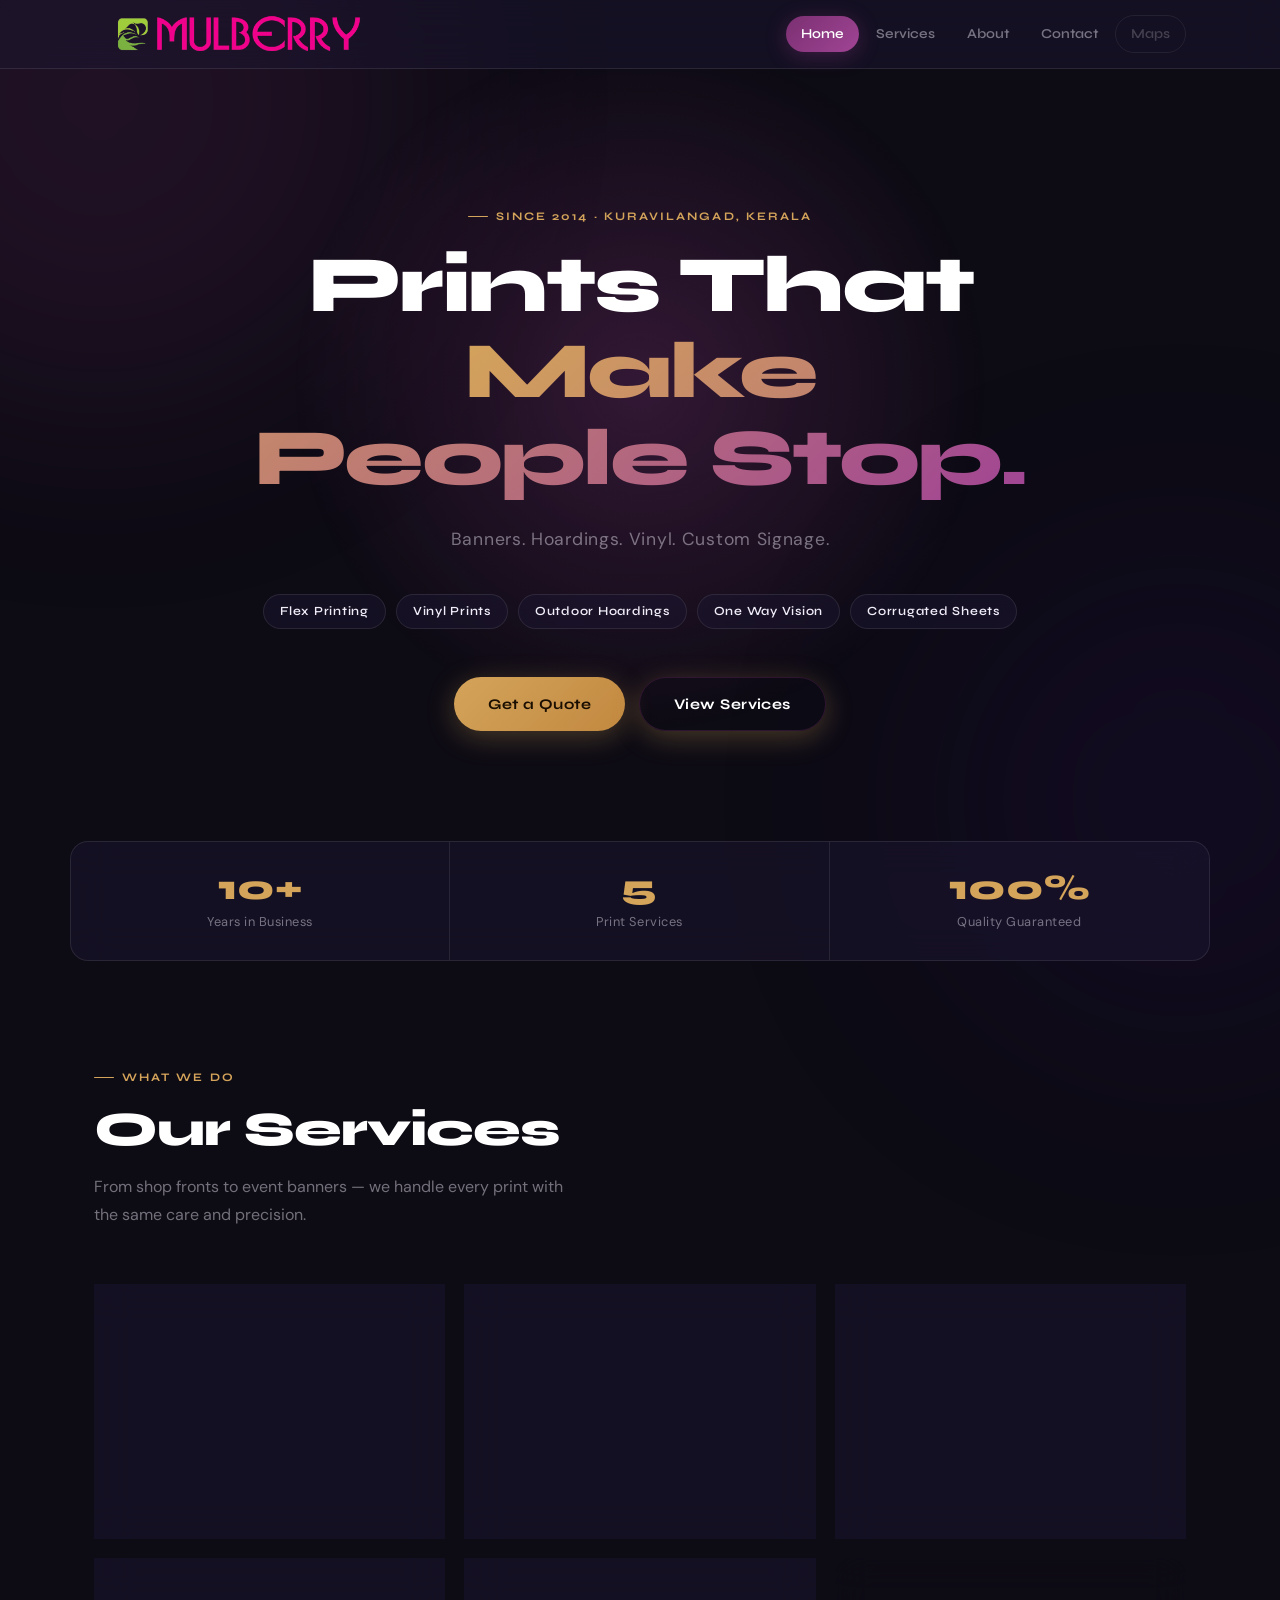
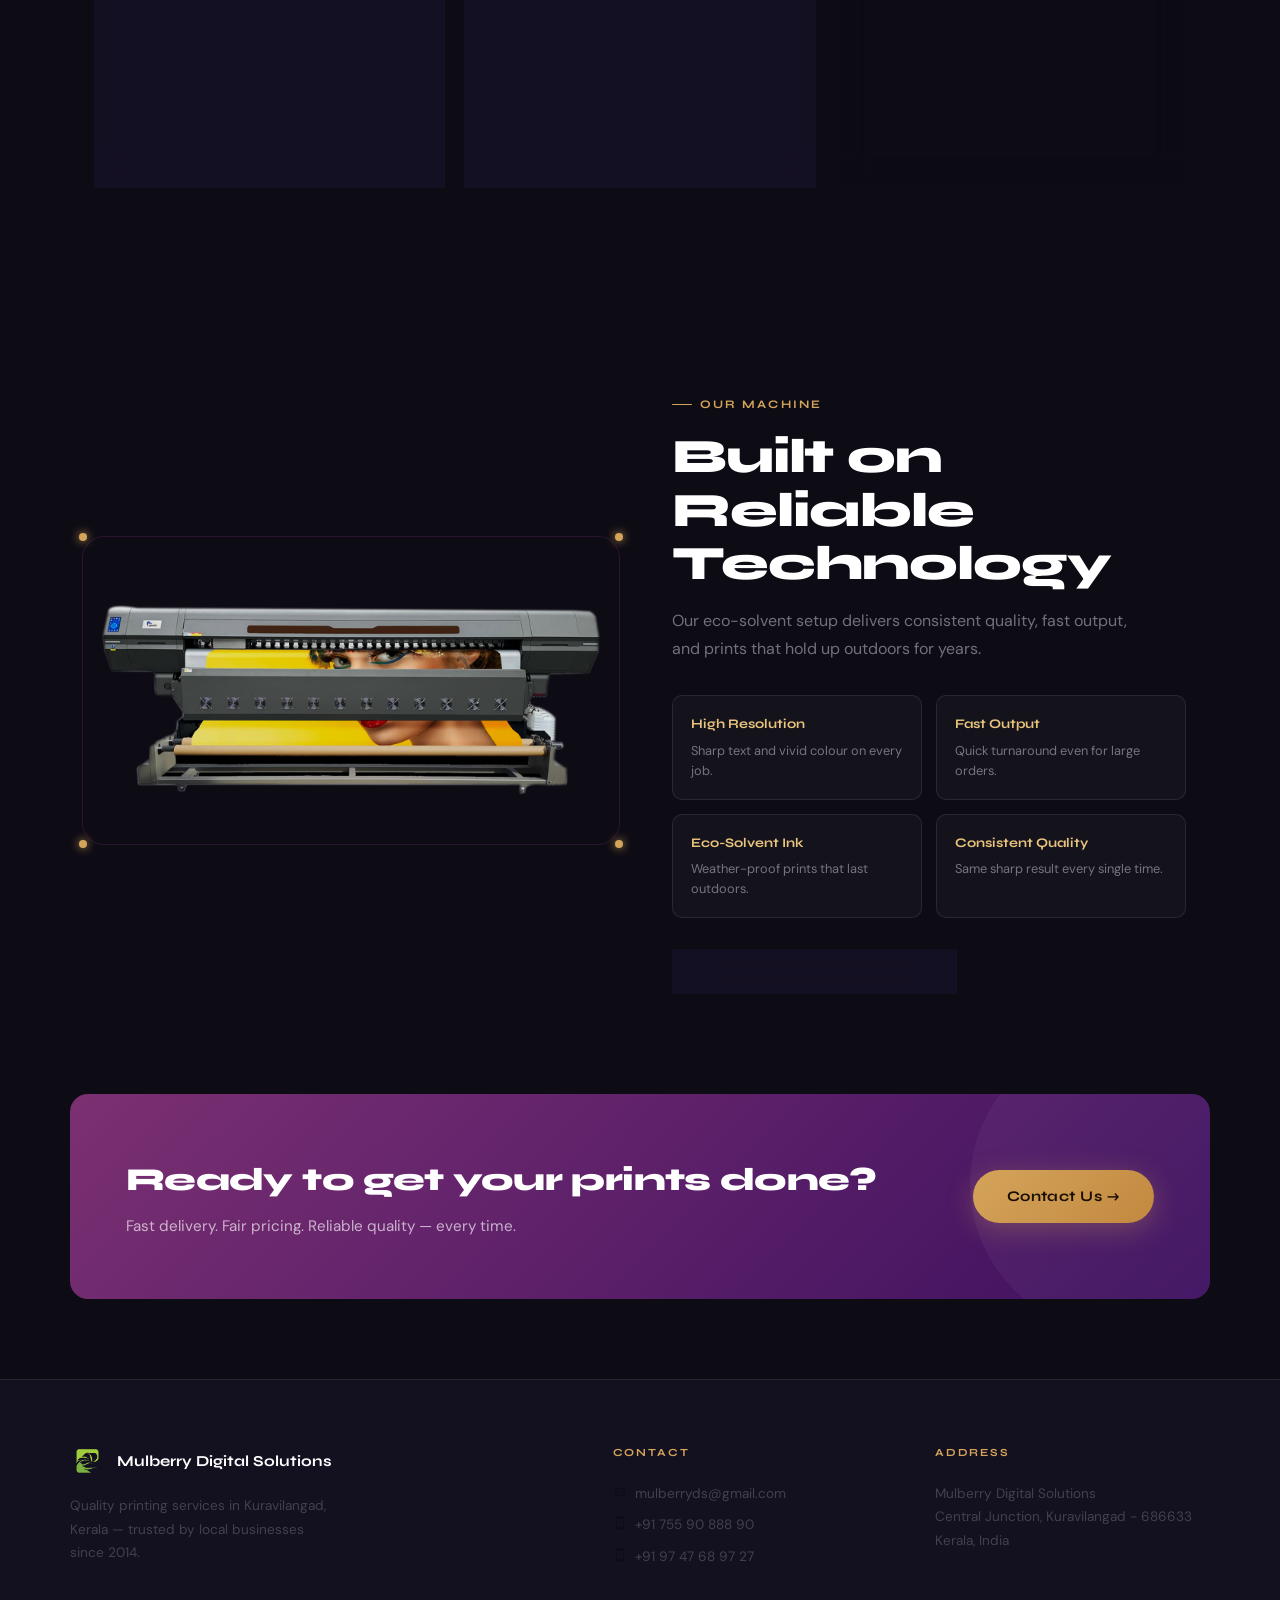
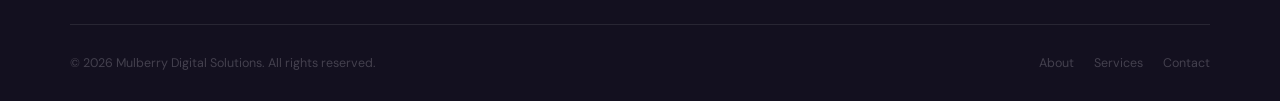
<file: index.html>
<!DOCTYPE html>
<html lang="en">
<head>
  <meta charset="UTF-8">
  <meta name="viewport" content="width=device-width, initial-scale=1.0">
  <title>Mulberry Digital Solutions | Flex & Sign Printing</title>
  <link rel="icon" href="tablogo.png" type="image/png">
  <meta name="description" content="Mulberry Digital Solutions — quality flex printing, vinyl prints and custom sign boards in Kuravilangad, Kerala since 2014.">
  <link rel="stylesheet" href="style.css">
</head>
<body>

  <!-- NAV -->
  <header>
  <div class="nav-inner">

    <div class="main-logo">
      <a href="index.html">
        <img src="logo.png" alt="Mulberry Digital Solutions">
      </a>
    </div>

    <!-- Mobile hamburger -->
    <button class="menu-toggle" id="menuToggle" aria-label="Menu">
      <span></span>
      <span></span>
      <span></span>
    </button>

    <nav id="mobileNav">
      <a href="index.html" class="active">Home</a>
      <a href="services.html">Services</a>
      <a href="about.html">About</a>
      <a href="contact.html">Contact</a>
      <a href="https://maps.app.goo.gl/JUvYcrm8jPYvd14GA" target="_blank" rel="noopener" class="nav-maps">Maps</a>
    </nav>

  </div>
</header>

  <!-- HERO -->
  <section class="hero">
    <div class="hero-glow"></div>
    <div class="hero-inner">
      <div class="eyebrow">Since 2014 · Kuravilangad, Kerala</div>
      <h1>Prints That<br><span class="accent">Make People Stop.</span></h1>
      <p class="hero-sub">Banners. Hoardings. Vinyl. Custom Signage.</p>
      <div class="hero-chips">
        <span>Flex Printing</span>
        <span>Vinyl Prints</span>
        <span>Outdoor Hoardings</span>
        <span>One Way Vision</span>
        <span>Corrugated Sheets</span>
      </div>
      <div style="display:flex;gap:14px;justify-content:center;flex-wrap:wrap;">
        <a href="contact.html" class="btn">Get a Quote</a>
        <a href="services.html" class="btn btn-outline">View Services</a>
      </div>
    </div>
  </section>

  <!-- STATS -->
  <div class="stats-strip">
    <div class="stats-strip-inner">
      <div class="stat-item">
        <div class="stat-num">10+</div>
        <div class="stat-label">Years in Business</div>
      </div>
      <div class="stat-item">
        <div class="stat-num">5</div>
        <div class="stat-label">Print Services</div>
      </div>
      <div class="stat-item">
        <div class="stat-num">100%</div>
        <div class="stat-label">Quality Guaranteed</div>
      </div>
    </div>
  </div>

  <!-- SERVICES -->
  <section class="services">
    <div class="container">
      <div class="eyebrow">What We Do</div>
      <h2 class="section-title">Our Services</h2>
      <p class="section-sub">From shop fronts to event banners — we handle every print with the same care and precision.</p>

      <div class="services-grid">
        <div class="service-card">
          <div class="service-num">01</div>
          <h3>Banner Printing</h3>
          <p>Vibrant cloth and flex banners ideal for events, promotions, and shop advertising. Bold colours, crisp edges, long-lasting materials.</p>
        </div>
        <div class="service-card">
          <div class="service-num">02</div>
          <h3>Outdoor Sign Boards</h3>
          <p>Custom hoardings with 10ft print width with a premium finish. Built for durability and strong street presence.</p>
        </div>
        <div class="service-card">
          <div class="service-num">03</div>
          <h3>Vinyl Printing</h3>
          <p>High-resolution vinyl for indoor and outdoor use. Weather-resistant, sharp, and built to last through any season.</p>
        </div>
        <div class="service-card">
          <div class="service-num">04</div>
          <h3>One Way Vision</h3>
          <p>Perfect for vehicle wraps and glass surfaces. Vibrant exterior display while maintaining clear visibility from inside.</p>
        </div>
        <div class="service-card">
          <div class="service-num">05</div>
          <h3>Corrugated Sheets</h3>
          <p>Lightweight, durable corrugated prints for temporary signage and outdoor branding. Great for campaigns and events.</p>
        </div>
        <div class="service-card" style="display:flex;flex-direction:column;justify-content:center;align-items:flex-start;background:linear-gradient(135deg,rgba(123,48,114,0.22),rgba(61,16,96,0.22));border-color:rgba(123,48,114,0.3);">
          <p style="color:var(--muted);font-size:0.9rem;margin-bottom:20px;line-height:1.7;">Need something custom? We're happy to discuss any printing requirement — big or small.</p>
          <a href="contact.html" class="btn service-cta">Talk to Us →</a>
        </div>
      </div>
    </div>
  </section>

  <!-- TECHNOLOGY -->
  <section class="technology">
    <div class="container">
      <div class="tech-grid">
        <div class="tech-image-wrap">
          <img src="1024ipro.png" alt="Allwin Konica 1024i Pro">
          <div class="tech-frame">
            <div class="tech-frame-dot tl"></div>
            <div class="tech-frame-dot tr"></div>
            <div class="tech-frame-dot bl"></div>
            <div class="tech-frame-dot br"></div>
          </div>
        </div>
        <div>
          <div class="eyebrow">Our Machine</div>
          <h2 class="section-title">Built on Reliable Technology</h2>
          <p class="section-sub" style="margin-bottom:32px;">Our eco-solvent setup delivers consistent quality, fast output, and prints that hold up outdoors for years.</p>

          <div class="tech-features">
            <div class="tech-feat">
              <h4>High Resolution</h4>
              <p>Sharp text and vivid colour on every job.</p>
            </div>
            <div class="tech-feat">
              <h4>Fast Output</h4>
              <p>Quick turnaround even for large orders.</p>
            </div>
            <div class="tech-feat">
              <h4>Eco-Solvent Ink</h4>
              <p>Weather-proof prints that last outdoors.</p>
            </div>
            <div class="tech-feat">
              <h4>Consistent Quality</h4>
              <p>Same sharp result every single time.</p>
            </div>
          </div>

          <div class="machine-badge">
            <span>⚙️</span>
            <span>Powered by <strong>Allwin Konica 1024i Pro</strong></span>
          </div>
        </div>
      </div>
    </div>
  </section>

  <!-- CTA BAND -->
  <div class="cta-band">
    <div class="cta-inner">
      <div>
        <h2>Ready to get your prints done?</h2>
        <p>Fast delivery. Fair pricing. Reliable quality — every time.</p>
      </div>
      <a href="contact.html" class="btn">Contact Us →</a>
    </div>
  </div>

  <!-- FOOTER -->
  <footer class="site-footer">
    <div class="footer-grid">
      <div class="footer-brand">
        <div class="footer-logo">
          <img src="og logo.png" alt="Mulberry Logo">
          <span class="company-name">Mulberry Digital Solutions</span>
        </div>
        <p>Quality printing services in Kuravilangad, Kerala — trusted by local businesses since 2014.</p>
      </div>
      <div class="footer-col">
        <h4>Contact</h4>
        <p><img src="mail.png" alt="">mulberryds@gmail.com</p>
        <p><img src="phone.png" alt="">+91 755 90 888 90</p>
        <p><img src="phone.png" alt="">+91 97 47 68 97 27</p>
      </div>
      <div class="footer-col">
        <h4>Address</h4>
        <address>
          Mulberry Digital Solutions<br>
          Central Junction, Kuravilangad - 686633<br>
          Kerala, India
        </address>
      </div>
    </div>
    <div class="footer-bottom">
      <span>© 2026 Mulberry Digital Solutions. All rights reserved.</span>
      <div class="footer-links">
        <a href="about.html">About</a>
        <a href="services.html">Services</a>
        <a href="contact.html">Contact</a>
      </div>
    </div>
  </footer>

<script>
const menuToggle = document.getElementById("menuToggle");
const nav = document.getElementById("mobileNav");

menuToggle.addEventListener("click", () => {
  nav.classList.toggle("open");
  menuToggle.classList.toggle("active");
});

// close when clicking a link
document.querySelectorAll("#mobileNav a").forEach(link => {
  link.addEventListener("click", () => {
    nav.classList.remove("open");
    menuToggle.classList.remove("active");
  });
});
</script>

</body>
</html>
</file>
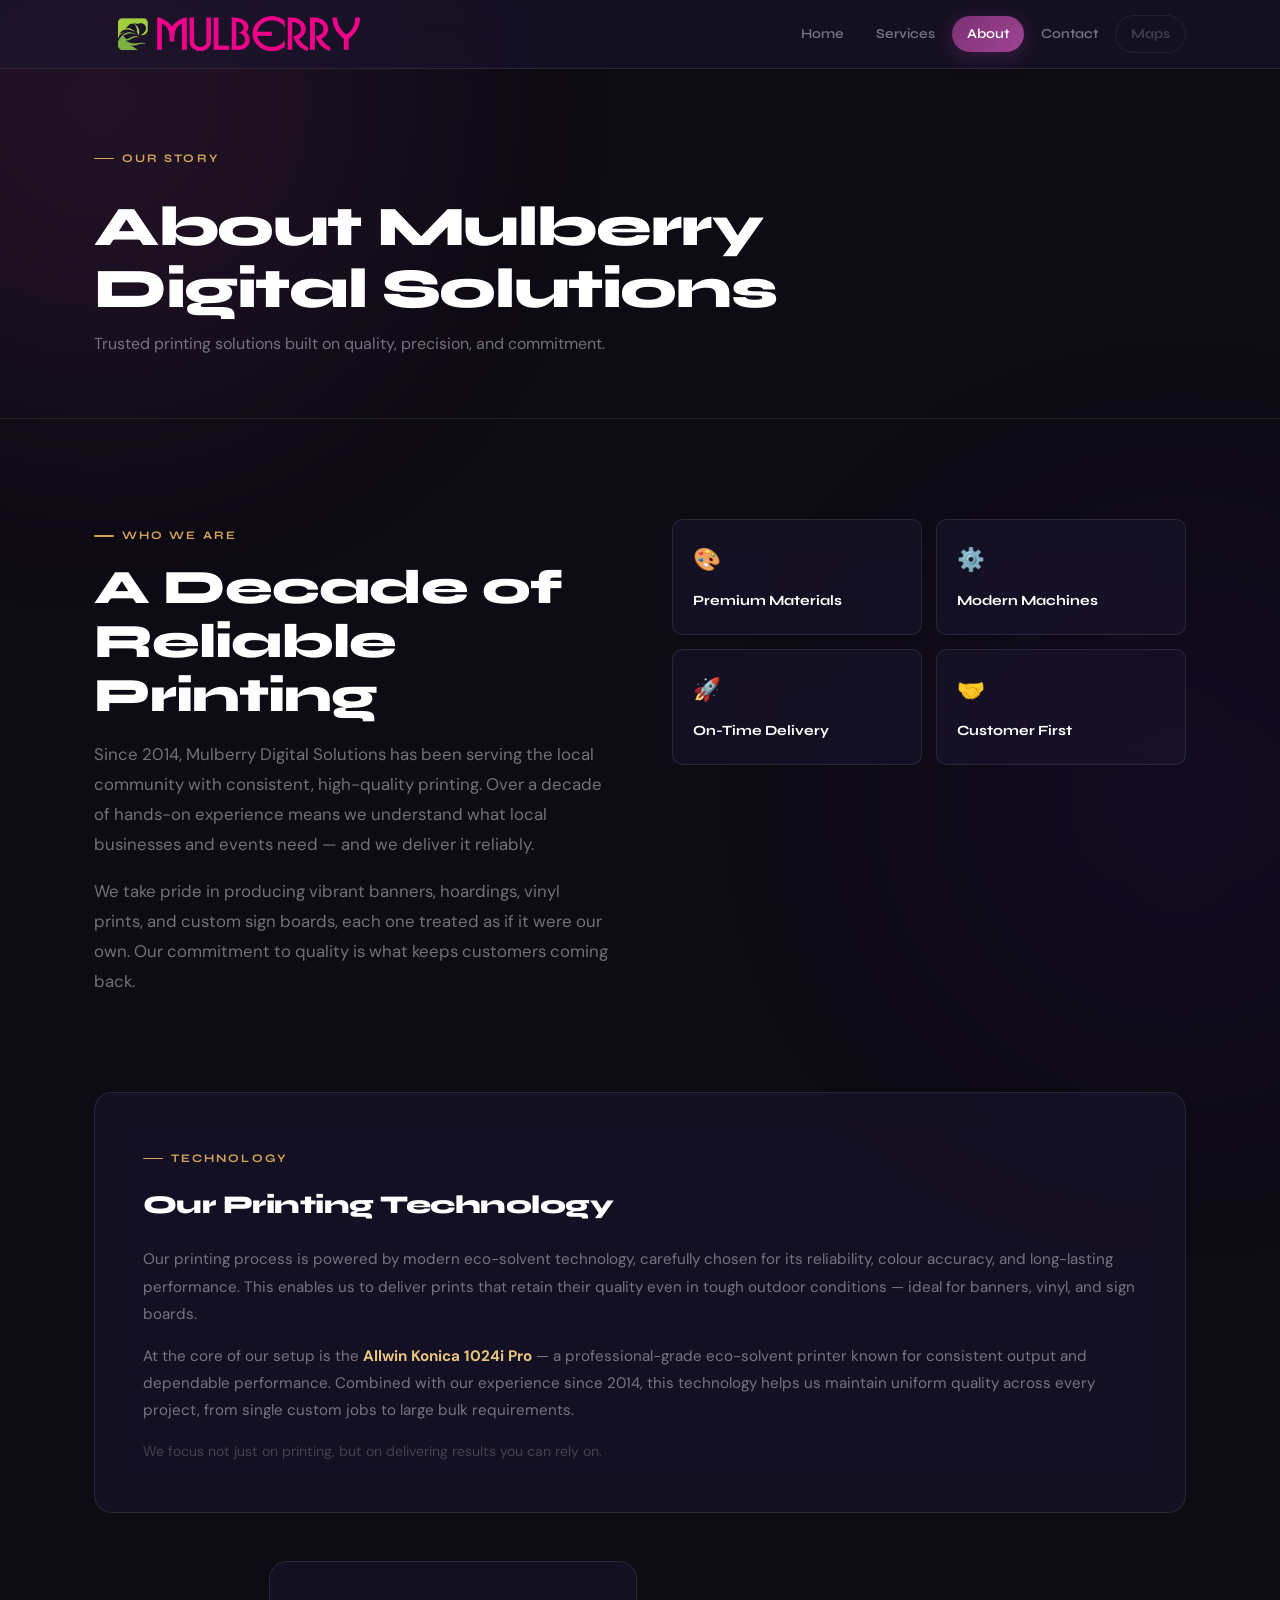
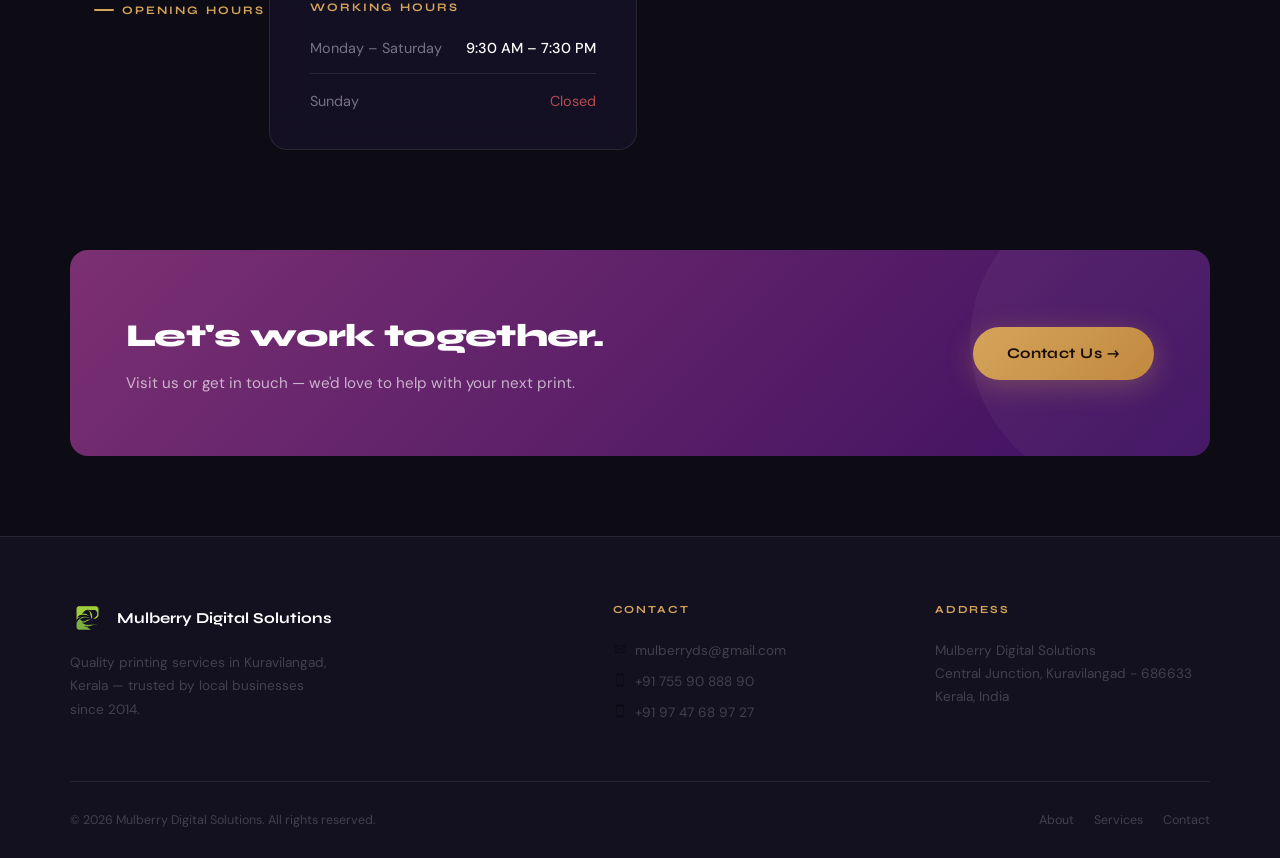
<file: about.html>
<!DOCTYPE html>
<html lang="en">
<head>
  <meta charset="UTF-8">
  <meta name="viewport" content="width=device-width, initial-scale=1.0">
  <title>About Us | Mulberry Digital Solutions</title>
  <link rel="icon" href="tablogo.png" type="image/png">
  <meta name="description" content="Mulberry Digital Solutions — a trusted local printing business delivering quality print solutions with experience and commitment since 2014.">
  <link rel="stylesheet" href="style.css">
</head>
<body>

  <!-- NAV -->
  <header>
  <div class="nav-inner">

    <div class="main-logo">
      <a href="index.html">
        <img src="logo.png" alt="Mulberry Digital Solutions">
      </a>
    </div>

    <!-- Mobile hamburger -->
    <button class="menu-toggle" id="menuToggle" aria-label="Menu">
      <span></span>
      <span></span>
      <span></span>
    </button>

    <nav id="mobileNav">
      <a href="index.html">Home</a>
      <a href="services.html">Services</a>
      <a href="about.html" class="active">About</a>
      <a href="contact.html">Contact</a>
      <a href="https://maps.app.goo.gl/JUvYcrm8jPYvd14GA" target="_blank" rel="noopener" class="nav-maps">Maps</a>
    </nav>

  </div>
</header>

  <!-- PAGE HERO -->
  <section class="page-hero">
    <div class="container">
      <div class="eyebrow">Our Story</div>
      <h1>About Mulberry<br>Digital Solutions</h1>
      <p>Trusted printing solutions built on quality, precision, and commitment.</p>
    </div>
  </section>

  <!-- ABOUT SECTION -->
  <section class="about-section">
    <div class="container">

      <!-- Lead -->
      <div class="about-lead">
        <div class="about-lead-text">
          <div class="eyebrow">Who We Are</div>
          <h2 class="section-title">A Decade of Reliable Printing</h2>
          <p>Since 2014, Mulberry Digital Solutions has been serving the local community with consistent, high-quality printing. Over a decade of hands-on experience means we understand what local businesses and events need — and we deliver it reliably.</p>
          <p>We take pride in producing vibrant banners, hoardings, vinyl prints, and custom sign boards, each one treated as if it were our own. Our commitment to quality is what keeps customers coming back.</p>
        </div>
        <div class="about-pillars">
          <div class="pillar">
            <div class="pillar-icon">🎨</div>
            <h4>Premium Materials</h4>
          </div>
          <div class="pillar">
            <div class="pillar-icon">⚙️</div>
            <h4>Modern Machines</h4>
          </div>
          <div class="pillar">
            <div class="pillar-icon">🚀</div>
            <h4>On-Time Delivery</h4>
          </div>
          <div class="pillar">
            <div class="pillar-icon">🤝</div>
            <h4>Customer First</h4>
          </div>
        </div>
      </div>

      <!-- Technology -->
      <div class="about-tech">
        <div class="eyebrow">Technology</div>
        <h2>Our Printing Technology</h2>
        <p>Our printing process is powered by modern eco-solvent technology, carefully chosen for its reliability, colour accuracy, and long-lasting performance. This enables us to deliver prints that retain their quality even in tough outdoor conditions — ideal for banners, vinyl, and sign boards.</p>
        <p>At the core of our setup is the <strong style="color:var(--gold-light);">Allwin Konica 1024i Pro</strong> — a professional-grade eco-solvent printer known for consistent output and dependable performance. Combined with our experience since 2014, this technology helps us maintain uniform quality across every project, from single custom jobs to large bulk requirements.</p>
        <p style="color:var(--muted-2);font-size:0.88rem;margin-top:8px;">We focus not just on printing, but on delivering results you can rely on.</p>
      </div>

      <!-- Hours -->
      <div class="eyebrow">Opening Hours</div>
      <div class="hours-card">
        <h3>Working Hours</h3>
        <div class="hours-row">
          <span class="day">Monday – Saturday</span>
          <span class="time">9:30 AM – 7:30 PM</span>
        </div>
        <div class="hours-row">
          <span class="day">Sunday</span>
          <span class="closed">Closed</span>
        </div>
      </div>

    </div>
  </section>

  <!-- CTA BAND -->
  <div class="cta-band">
    <div class="cta-inner">
      <div>
        <h2>Let's work together.</h2>
        <p>Visit us or get in touch — we'd love to help with your next print.</p>
      </div>
      <a href="contact.html" class="btn">Contact Us →</a>
    </div>
  </div>

  <!-- FOOTER -->
  <footer class="site-footer">
    <div class="footer-grid">
      <div class="footer-brand">
        <div class="footer-logo">
          <img src="og logo.png" alt="Mulberry Logo">
          <span class="company-name">Mulberry Digital Solutions</span>
        </div>
        <p>Quality printing services in Kuravilangad, Kerala — trusted by local businesses since 2014.</p>
      </div>
      <div class="footer-col">
        <h4>Contact</h4>
        <p><img src="mail.png" alt="">mulberryds@gmail.com</p>
        <p><img src="phone.png" alt="">+91 755 90 888 90</p>
        <p><img src="phone.png" alt="">+91 97 47 68 97 27</p>
      </div>
      <div class="footer-col">
        <h4>Address</h4>
        <address>
          Mulberry Digital Solutions<br>
          Central Junction, Kuravilangad - 686633<br>
          Kerala, India
        </address>
      </div>
    </div>
    <div class="footer-bottom">
      <span>© 2026 Mulberry Digital Solutions. All rights reserved.</span>
      <div class="footer-links">
        <a href="about.html">About</a>
        <a href="services.html">Services</a>
        <a href="contact.html">Contact</a>
      </div>
    </div>
  </footer>

  <script>
const menuToggle = document.getElementById("menuToggle");
const nav = document.getElementById("mobileNav");

menuToggle.addEventListener("click", () => {
  nav.classList.toggle("open");
  menuToggle.classList.toggle("active");
});

// close when clicking a link
document.querySelectorAll("#mobileNav a").forEach(link => {
  link.addEventListener("click", () => {
    nav.classList.remove("open");
    menuToggle.classList.remove("active");
  });
});
</script>

</body>
</html>
</file>
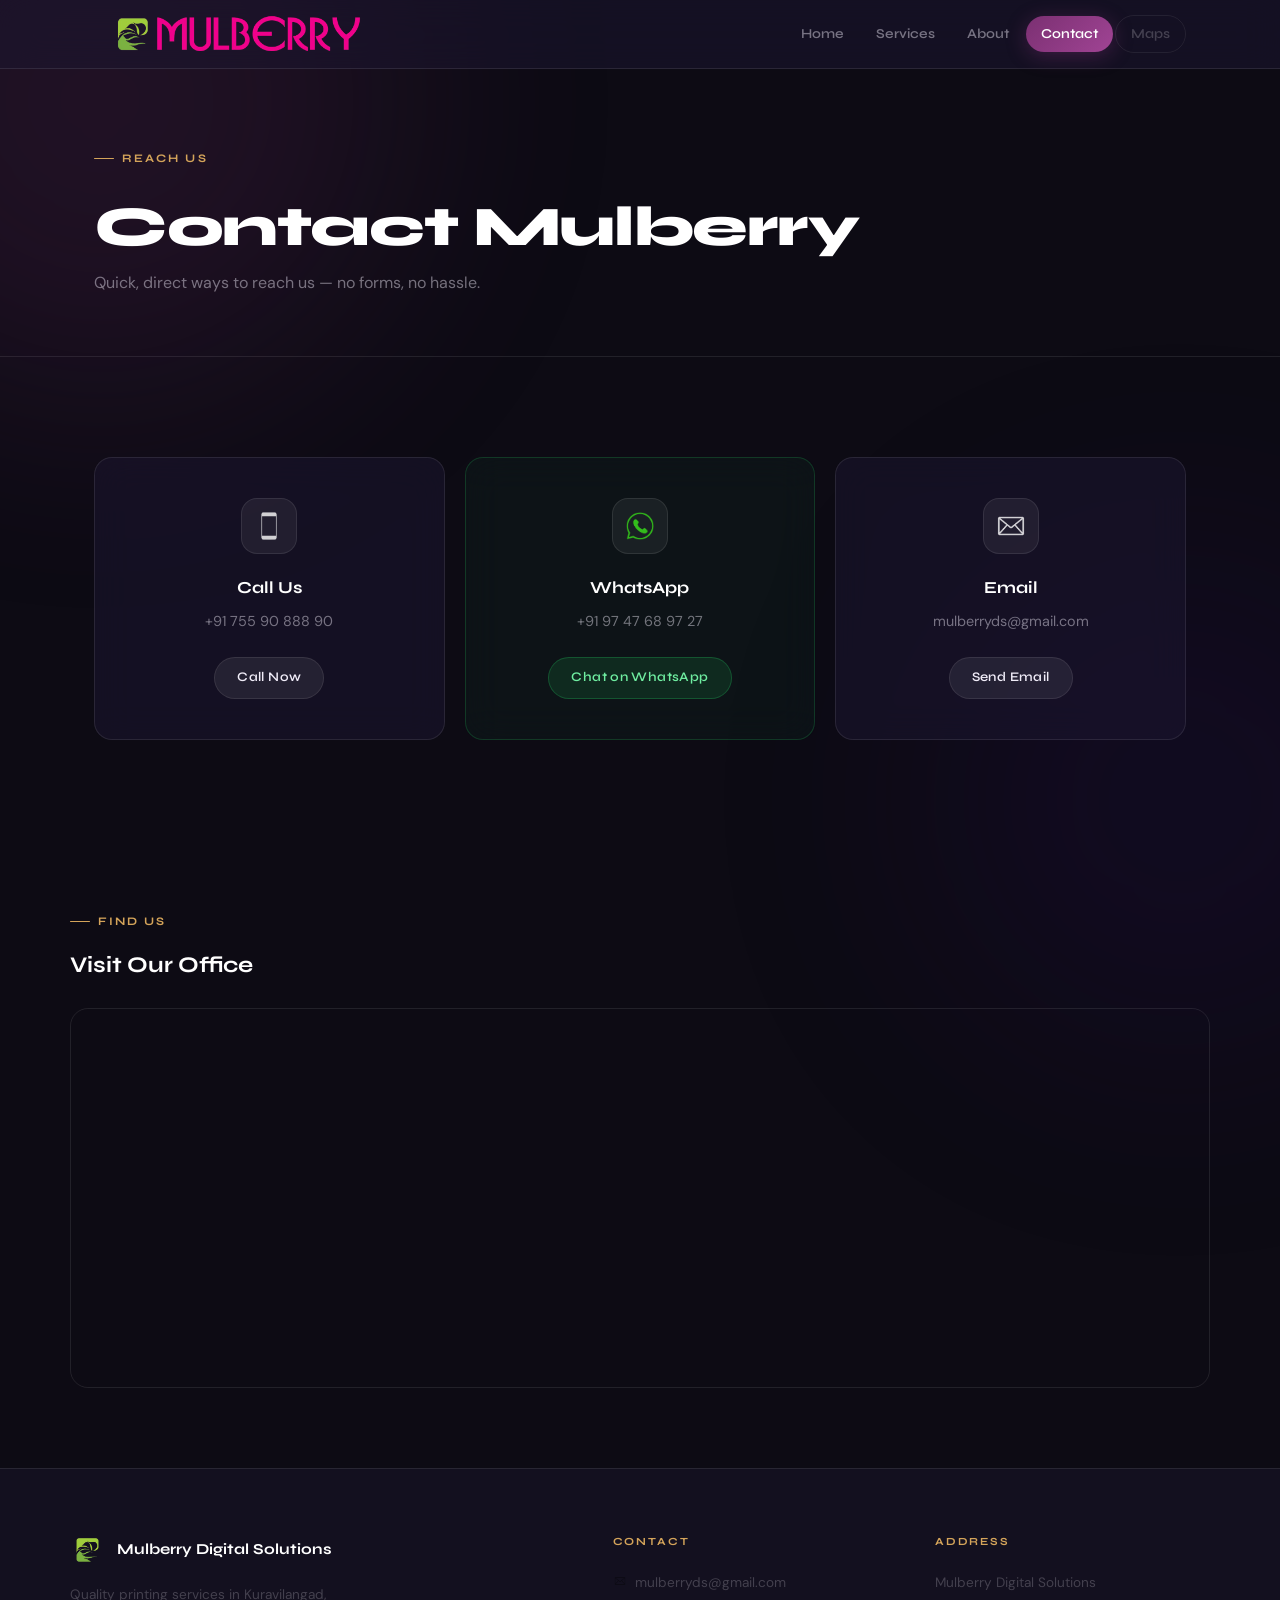
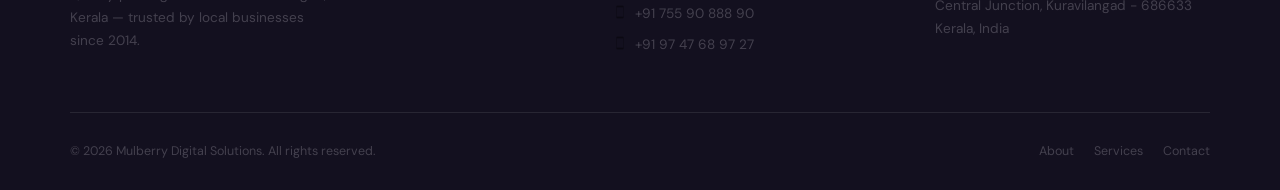
<file: contact.html>
<!DOCTYPE html>
<html lang="en">
<head>
  <meta charset="UTF-8">
  <meta name="viewport" content="width=device-width, initial-scale=1.0">
  <title>Contact | Mulberry Digital Solutions</title>
  <link rel="icon" href="tablogo.png" type="image/png">
  <meta name="description" content="Contact Mulberry Digital Solutions for professional printing services in Kuravilangad. Call, WhatsApp, or email us.">
  <link rel="stylesheet" href="style.css">
</head>
<body>

  <!-- NAV -->
  <header>
  <div class="nav-inner">

    <div class="main-logo">
      <a href="index.html">
        <img src="logo.png" alt="Mulberry Digital Solutions">
      </a>
    </div>

    <!-- Mobile hamburger -->
    <button class="menu-toggle" id="menuToggle" aria-label="Menu">
      <span></span>
      <span></span>
      <span></span>
    </button>

    <nav id="mobileNav">
      <a href="index.html">Home</a>
      <a href="services.html">Services</a>
      <a href="about.html">About</a>
      <a href="contact.html" class="active">Contact</a>
      <a href="https://maps.app.goo.gl/JUvYcrm8jPYvd14GA" target="_blank" rel="noopener" class="nav-maps">Maps</a>
    </nav>

  </div>
</header>

  <!-- PAGE HERO -->
  <section class="page-hero">
    <div class="container">
      <div class="eyebrow">Reach Us</div>
      <h1>Contact Mulberry</h1>
      <p>Quick, direct ways to reach us — no forms, no hassle.</p>
    </div>
  </section>

  <!-- CONTACT CARDS -->
  <section class="contact-section">
    <div class="container">
      <div class="contact-grid">

        <div class="contact-card">
          <div class="contact-icon">
            <img src="phoneblack.png" alt="Phone">
          </div>
          <h3>Call Us</h3>
          <p>+91 755 90 888 90</p>
          <a href="tel:+917559088890" class="contact-btn">Call Now</a>
        </div>

        <div class="contact-card highlight">
          <div class="contact-icon wa-icon">
            <img src="WhatsAppimg.png" alt="WhatsApp">
          </div>
          <h3>WhatsApp</h3>
          <p>+91 97 47 68 97 27</p>
          <a href="https://wa.me/919747689727" class="contact-btn whatsapp" target="_blank" rel="noopener">Chat on WhatsApp</a>
        </div>

        <div class="contact-card">
          <div class="contact-icon">
            <img src="mailblack.png" alt="Email">
          </div>
          <h3>Email</h3>
          <p>mulberryds@gmail.com</p>
          <a href="mailto:mulberryds@gmail.com" class="contact-btn">Send Email</a>
        </div>

      </div>
    </div>
  </section>

  <!-- MAP -->
  <div class="contact-map">
    <div class="map-wrap">
      <div class="eyebrow">Find Us</div>
      <h2>Visit Our Office</h2>
      <div class="map-frame">
        <iframe
          src="https://www.google.com/maps?q=Mulberry+Digital+Solutions+Kuravilangad&output=embed"
          loading="lazy"
          allowfullscreen
          title="Mulberry Digital Solutions location">
        </iframe>
      </div>
    </div>
  </div>

  <!-- FOOTER -->
  <footer class="site-footer">
    <div class="footer-grid">
      <div class="footer-brand">
        <div class="footer-logo">
          <img src="og logo.png" alt="Mulberry Logo">
          <span class="company-name">Mulberry Digital Solutions</span>
        </div>
        <p>Quality printing services in Kuravilangad, Kerala — trusted by local businesses since 2014.</p>
      </div>
      <div class="footer-col">
        <h4>Contact</h4>
        <p><img src="mail.png" alt="">mulberryds@gmail.com</p>
        <p><img src="phone.png" alt="">+91 755 90 888 90</p>
        <p><img src="phone.png" alt="">+91 97 47 68 97 27</p>
      </div>
      <div class="footer-col">
        <h4>Address</h4>
        <address>
          Mulberry Digital Solutions<br>
          Central Junction, Kuravilangad - 686633<br>
          Kerala, India
        </address>
      </div>
    </div>
    <div class="footer-bottom">
      <span>© 2026 Mulberry Digital Solutions. All rights reserved.</span>
      <div class="footer-links">
        <a href="about.html">About</a>
        <a href="services.html">Services</a>
        <a href="contact.html">Contact</a>
      </div>
    </div>
  </footer>

  <script>
const menuToggle = document.getElementById("menuToggle");
const nav = document.getElementById("mobileNav");

menuToggle.addEventListener("click", () => {
  nav.classList.toggle("open");
  menuToggle.classList.toggle("active");
});

// close when clicking a link
document.querySelectorAll("#mobileNav a").forEach(link => {
  link.addEventListener("click", () => {
    nav.classList.remove("open");
    menuToggle.classList.remove("active");
  });
});
</script>

</body>
</html>
</file>
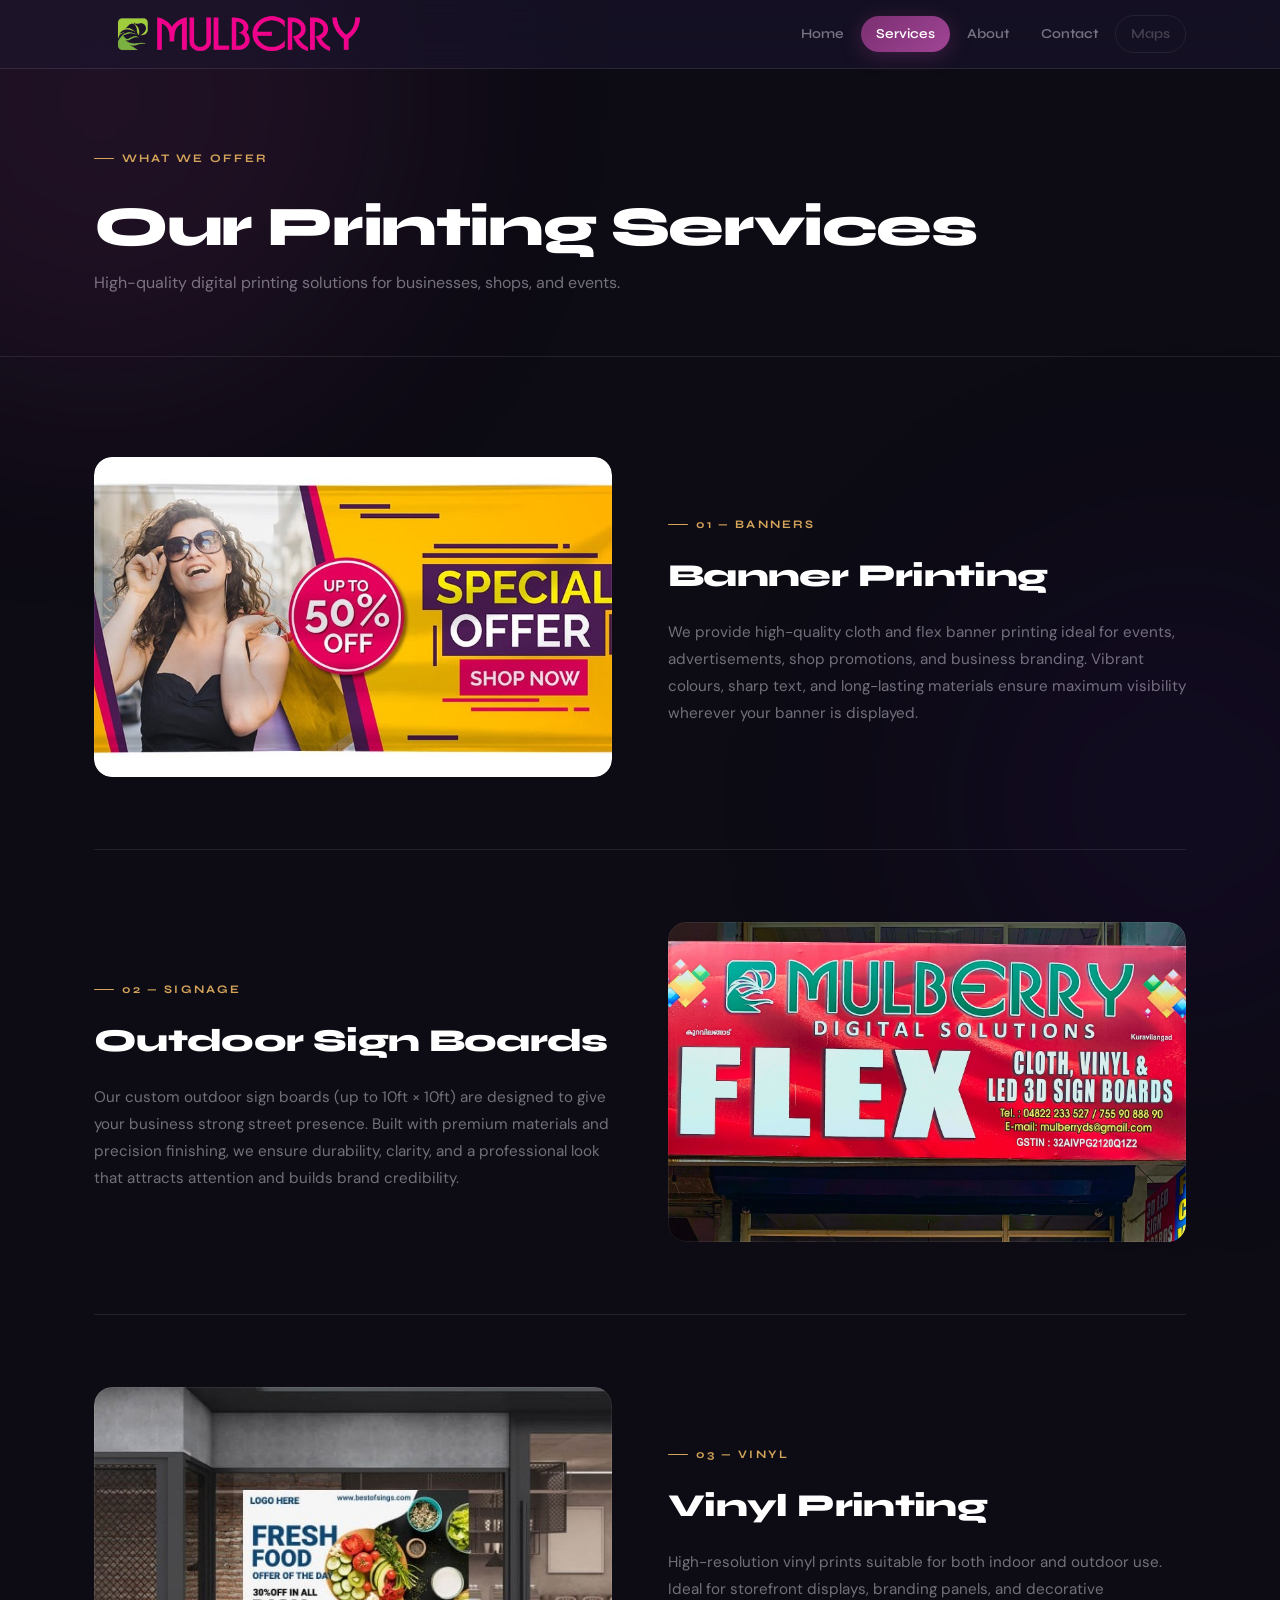
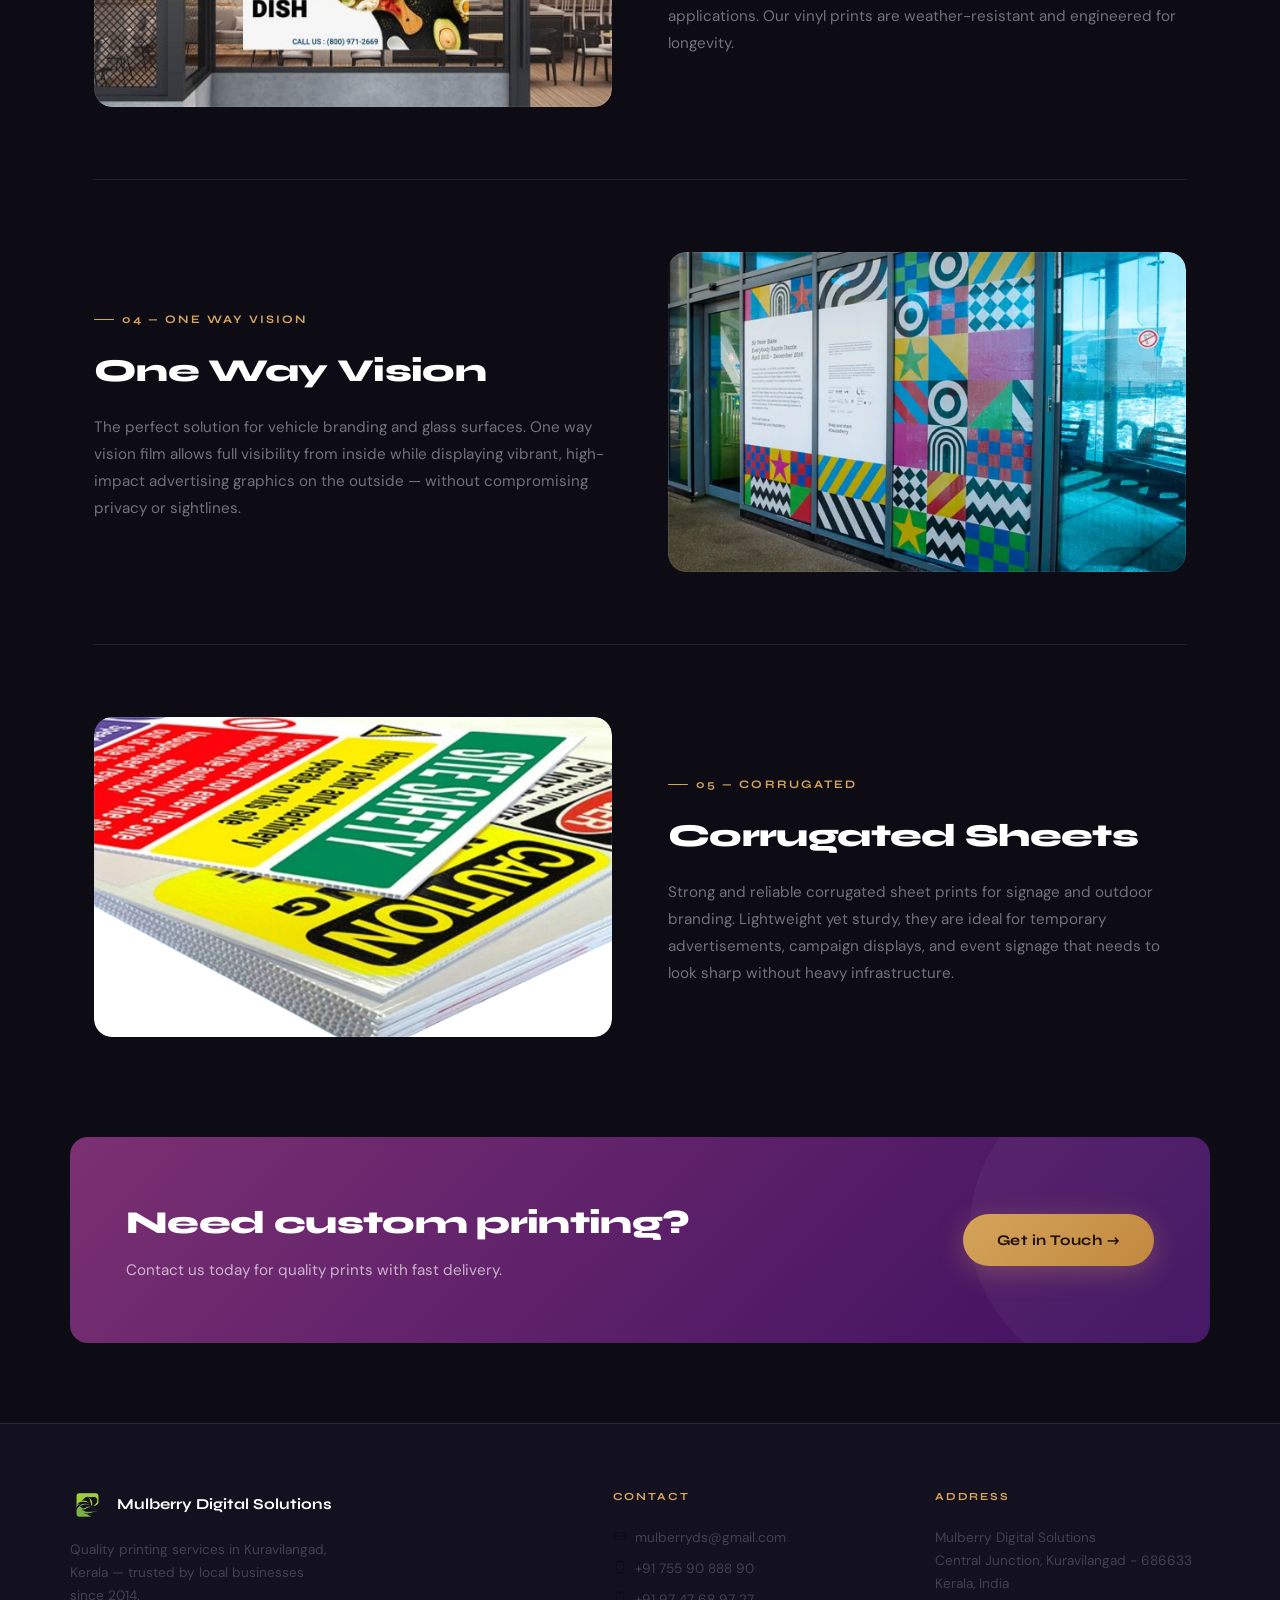
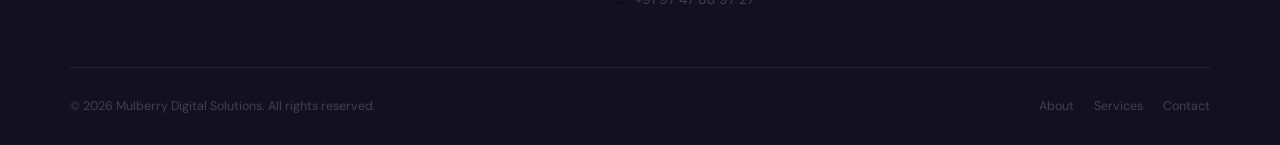
<file: services.html>
<!DOCTYPE html>
<html lang="en">
<head>
  <meta charset="UTF-8">
  <meta name="viewport" content="width=device-width, initial-scale=1.0">
  <title>Our Services | Mulberry Digital Solutions</title>
  <link rel="icon" href="tablogo.png" type="image/png">
  <meta name="description" content="Flex printing, vinyl printing, hoardings and custom sign boards for shops, businesses and events in Kuravilangad.">
  <link rel="stylesheet" href="style.css">
</head>
<body>

  <!-- NAV -->
  <header>
  <div class="nav-inner">

    <div class="main-logo">
      <a href="index.html">
        <img src="logo.png" alt="Mulberry Digital Solutions">
      </a>
    </div>

    <!-- Mobile hamburger -->
    <button class="menu-toggle" id="menuToggle" aria-label="Menu">
      <span></span>
      <span></span>
      <span></span>
    </button>

    <nav id="mobileNav">
      <a href="index.html">Home</a>
      <a href="services.html" class="active">Services</a>
      <a href="about.html">About</a>
      <a href="contact.html">Contact</a>
      <a href="https://maps.app.goo.gl/JUvYcrm8jPYvd14GA" target="_blank" rel="noopener" class="nav-maps">Maps</a>
    </nav>

  </div>
</header>

  <!-- PAGE HERO -->
  <section class="page-hero">
    <div class="container">
      <div class="eyebrow">What We Offer</div>
      <h1>Our Printing Services</h1>
      <p>High-quality digital printing solutions for businesses, shops, and events.</p>
    </div>
  </section>

  <!-- SERVICES DETAILED -->
  <section class="services-detailed">
    <div class="container">

      <div class="service-row">
        <div class="service-img">
          <img src="Banner.jpeg" alt="Banner Printing">
        </div>
        <div class="service-info">
          <div class="eyebrow">01 — Banners</div>
          <h2>Banner Printing</h2>
          <p>We provide high-quality cloth and flex banner printing ideal for events, advertisements, shop promotions, and business branding. Vibrant colours, sharp text, and long-lasting materials ensure maximum visibility wherever your banner is displayed.</p>
        </div>
      </div>

      <div class="service-row reverse">
        <div class="service-img">
          <img src="Hoarding.jpeg" alt="Hoardings">
        </div>
        <div class="service-info">
          <div class="eyebrow">02 — Signage</div>
          <h2>Outdoor Sign Boards</h2>
          <p>Our custom outdoor sign boards (up to 10ft × 10ft) are designed to give your business strong street presence. Built with premium materials and precision finishing, we ensure durability, clarity, and a professional look that attracts attention and builds brand credibility.</p>
        </div>
      </div>

      <div class="service-row">
        <div class="service-img">
          <img src="vinyl.jpg" alt="Vinyl Printing">
        </div>
        <div class="service-info">
          <div class="eyebrow">03 — Vinyl</div>
          <h2>Vinyl Printing</h2>
          <p>High-resolution vinyl prints suitable for both indoor and outdoor use. Ideal for storefront displays, branding panels, and decorative applications. Our vinyl prints are weather-resistant and engineered for longevity.</p>
        </div>
      </div>

      <div class="service-row reverse">
        <div class="service-img">
          <img src="oneway.jpg" alt="One Way Vision">
        </div>
        <div class="service-info">
          <div class="eyebrow">04 — One Way Vision</div>
          <h2>One Way Vision</h2>
          <p>The perfect solution for vehicle branding and glass surfaces. One way vision film allows full visibility from inside while displaying vibrant, high-impact advertising graphics on the outside — without compromising privacy or sightlines.</p>
        </div>
      </div>

      <div class="service-row">
        <div class="service-img">
          <img src="corrugated.png" alt="Corrugated Sheet Printing">
        </div>
        <div class="service-info">
          <div class="eyebrow">05 — Corrugated</div>
          <h2>Corrugated Sheets</h2>
          <p>Strong and reliable corrugated sheet prints for signage and outdoor branding. Lightweight yet sturdy, they are ideal for temporary advertisements, campaign displays, and event signage that needs to look sharp without heavy infrastructure.</p>
        </div>
      </div>

    </div>
  </section>

  <!-- CTA BAND -->
  <div class="cta-band">
    <div class="cta-inner">
      <div>
        <h2>Need custom printing?</h2>
        <p>Contact us today for quality prints with fast delivery.</p>
      </div>
      <a href="contact.html" class="btn">Get in Touch →</a>
    </div>
  </div>

  <!-- FOOTER -->
  <footer class="site-footer">
    <div class="footer-grid">
      <div class="footer-brand">
        <div class="footer-logo">
          <img src="og logo.png" alt="Mulberry Logo">
          <span class="company-name">Mulberry Digital Solutions</span>
        </div>
        <p>Quality printing services in Kuravilangad, Kerala — trusted by local businesses since 2014.</p>
      </div>
      <div class="footer-col">
        <h4>Contact</h4>
        <p><img src="mail.png" alt="">mulberryds@gmail.com</p>
        <p><img src="phone.png" alt="">+91 755 90 888 90</p>
        <p><img src="phone.png" alt="">+91 97 47 68 97 27</p>
      </div>
      <div class="footer-col">
        <h4>Address</h4>
        <address>
          Mulberry Digital Solutions<br>
          Central Junction, Kuravilangad - 686633<br>
          Kerala, India
        </address>
      </div>
    </div>
    <div class="footer-bottom">
      <span>© 2026 Mulberry Digital Solutions. All rights reserved.</span>
      <div class="footer-links">
        <a href="about.html">About</a>
        <a href="services.html">Services</a>
        <a href="contact.html">Contact</a>
      </div>
    </div>
  </footer>

  <script>
const menuToggle = document.getElementById("menuToggle");
const nav = document.getElementById("mobileNav");

menuToggle.addEventListener("click", () => {
  nav.classList.toggle("open");
  menuToggle.classList.toggle("active");
});

// close when clicking a link
document.querySelectorAll("#mobileNav a").forEach(link => {
  link.addEventListener("click", () => {
    nav.classList.remove("open");
    menuToggle.classList.remove("active");
  });
});
</script>

</body>
</html>
</file>
<file: style.css>
/* ============================================================
   MULBERRY DIGITAL SOLUTIONS — style.css
   Modern, glassmorphic, unique. 2026 redesign.
   ============================================================ */

@import url('https://fonts.googleapis.com/css2?family=Syne:wght@400;600;700;800&family=DM+Sans:ital,opsz,wght@0,9..40,300;0,9..40,400;0,9..40,500;1,9..40,300&display=swap');

*, *::before, *::after { box-sizing: border-box; margin: 0; padding: 0; }

:root {
  /* Core palette */
  --bg:        #0d0b14;
  --surface:   #13101f;
  --surface-2: #1c1730;
  --mulberry:  #7b3072;
  --mulberry-2:#a04494;
  --gold:      #d4a45a;
  --gold-light:#e8c47e;
  --white:     #ffffff;
  --off-white: #f0ecf8;
  --muted:     rgba(240,236,248,0.45);
  --muted-2:   rgba(240,236,248,0.22);
  --border:    rgba(255,255,255,0.07);
  --border-2:  rgba(123,48,114,0.30);

  /* Glass */
  --glass-bg:  rgba(28,23,48,0.55);
  --glass-blur: blur(18px);
  --glass-border: 1px solid rgba(255,255,255,0.09);

  /* Type */
  --font-display: 'Syne', sans-serif;
  --font-body:    'DM Sans', sans-serif;

  /* Spacing */
  --max-w: 1140px;
  --section-pad: 100px 24px;

  /* Transitions */
  --t: 0.28s cubic-bezier(0.4,0,0.2,1);

  /* Radius */
  --r: 18px;
  --r-sm: 10px;
  --r-pill: 100px;
}

/* ── BASE ── */
html { scroll-behavior: smooth; }

body {
  font-family: var(--font-body);
  background: var(--bg);
  color: var(--off-white);
  line-height: 1.65;
  -webkit-font-smoothing: antialiased;
  overflow-x: hidden;
}

img { display: block; max-width: 100%; }
a { color: inherit; text-decoration: none; }

/* Ambient background orbs */
body::before, body::after {
  content: '';
  position: fixed;
  border-radius: 50%;
  pointer-events: none;
  z-index: 0;
  filter: blur(120px);
  opacity: 0.18;
}
body::before {
  width: 600px; height: 600px;
  background: var(--mulberry);
  top: -200px; left: -200px;
}
body::after {
  width: 500px; height: 500px;
  background: #2a0d5e;
  bottom: -150px; right: -150px;
}

/* ── SHARED WRAPPERS ── */
.container {
  max-width: var(--max-w);
  margin: 0 auto;
  padding: 0 24px;
}

/* ── SECTION LABELS ── */
.eyebrow {
  display: inline-flex;
  align-items: center;
  gap: 8px;
  font-family: var(--font-display);
  font-size: 0.72rem;
  font-weight: 700;
  letter-spacing: 0.18em;
  text-transform: uppercase;
  color: var(--gold);
  margin-bottom: 16px;
}
.eyebrow::before {
  content: '';
  display: block;
  width: 20px; height: 1.5px;
  background: var(--gold);
  border-radius: 2px;
}

.section-title {
  font-family: var(--font-display);
  font-size: clamp(2rem, 4vw, 3rem);
  font-weight: 800;
  line-height: 1.12;
  color: var(--white);
  margin-bottom: 16px;
  letter-spacing: -0.02em;
}

.section-sub {
  font-size: 1rem;
  color: var(--muted);
  max-width: 480px;
  line-height: 1.75;
}

/* ── NAV ── */
header {
  position: sticky;
  top: 0;
  z-index: 200;
  background: var(--glass-bg);
  backdrop-filter: var(--glass-blur);
  -webkit-backdrop-filter: var(--glass-blur);
  border-bottom: var(--glass-border);
}

.nav-inner {
  max-width: var(--max-w);
  margin: 0 auto;
  padding: 0 24px;
  height: 68px;
  display: flex;
  align-items: center;
  justify-content: space-between;
  gap: 16px;
}

.main-logo img {
  max-height: 40px;
  width: auto;
  object-fit: contain;
  flex-shrink: 0;
}

nav {
  display: flex;
  align-items: center;
  gap: 2px;
}

nav a {
  font-family: var(--font-display);
  font-size: 0.85rem;
  font-weight: 600;
  color: var(--muted);
  padding: 7px 15px;
  border-radius: var(--r-pill);
  transition: color var(--t), background var(--t);
  position: relative;
}

nav a:hover {
  color: var(--white);
  background: rgba(255,255,255,0.06);
}

nav a.active {
  color: var(--white);
  background: linear-gradient(135deg, var(--mulberry), var(--mulberry-2));
  box-shadow: 0 4px 20px rgba(123,48,114,0.4);
}

nav a.nav-maps {
  border: 1px solid var(--border);
  color: var(--muted-2);
}

nav a.nav-maps:hover {
  border-color: var(--border-2);
  color: var(--gold);
  background: transparent;
}

.menu-toggle {
  display: none;
  flex-direction: column;
  justify-content: center;
  gap: 5px;
  background: transparent;
  border: none;
  cursor: pointer;
  z-index: 999;
}

.menu-toggle span {
  width: 26px;
  height: 2px;
  background: var(--white);
  transition: 0.3s;
  border-radius: 2px;
}

@media (max-width: 640px) {

  .menu-toggle {
    display: flex;
  }

  nav {
    position: absolute;
    top: 68px;
    left: 0;
    width: 100%;

    display: flex;
    flex-direction: column;
    align-items: center;

    background: var(--glass-bg);
    backdrop-filter: var(--glass-blur);
    -webkit-backdrop-filter: var(--glass-blur);

    border-bottom: var(--glass-border);
    border-left: var(--glass-border);
    border-right: var(--glass-border);

    box-shadow: 0 10px 40px rgba(0, 0, 0, 0.564);
    max-height: 0;
    overflow: hidden;
    transition: max-height 0.35s ease, padding 0.35s ease;

    --glass-bg: rgba(33, 28, 51, 0.853);
    --glass-blur: blur(20px);
    }

    

  nav a {
    padding: 14px;
    width: 100%;
    text-align: center;
    font-size: 0.95rem;
    
  }

  nav.open {
    max-height: 400px;
    padding: 10px 0;
  }

}

.menu-toggle.active span:nth-child(1) {
  transform: rotate(45deg) translate(5px, 5px);
}

.menu-toggle.active span:nth-child(2) {
  opacity: 0;
}

.menu-toggle.active span:nth-child(3) {
  transform: rotate(-45deg) translate(5px, -5px);
}

/* ── HERO (index) ── */
.hero {
  position: relative;
  padding: 130px 24px 110px;
  text-align: center;
  overflow: hidden;
  z-index: 1;
}

.hero-glow {
  position: absolute;
  width: 700px; height: 700px;
  border-radius: 50%;
  background: radial-gradient(circle, rgba(123,48,114,0.35) 0%, transparent 70%);
  top: 50%; left: 50%;
  transform: translate(-50%, -60%);
  pointer-events: none;
  z-index: 0;
}

.hero-inner {
  position: relative;
  z-index: 1;
  max-width: 800px;
  margin: 0 auto;
}

.hero h1 {
  font-family: var(--font-display);
  font-size: clamp(2.6rem, 6.5vw, 5rem);
  font-weight: 800;
  line-height: 1.08;
  letter-spacing: -0.03em;
  color: var(--white);
  margin-bottom: 24px;
}

.hero h1 .accent {
  background: linear-gradient(135deg, var(--gold), var(--mulberry-2));
  -webkit-background-clip: text;
  -webkit-text-fill-color: transparent;
  background-clip: text;
}

.hero-sub {
  font-size: 1.1rem;
  color: var(--muted);
  margin-bottom: 40px;
  letter-spacing: 0.04em;
}

.hero-chips {
  display: flex;
  flex-wrap: wrap;
  justify-content: center;
  gap: 10px;
  margin-bottom: 48px;
}

.hero-chips span {
  font-family: var(--font-display);
  font-size: 0.78rem;
  font-weight: 600;
  letter-spacing: 0.06em;
  color: var(--off-white);
  background: var(--glass-bg);
  backdrop-filter: blur(10px);
  border: var(--glass-border);
  border-radius: var(--r-pill);
  padding: 6px 16px;
}

.btn {
  display: inline-flex;
  align-items: center;
  justify-content: center;
  gap: 8px;

  background: linear-gradient(135deg, var(--gold), #c28840);
  color: #1a0e00 !important;

  font-family: var(--font-display);
  font-weight: 700;
  font-size: 0.92rem;
  letter-spacing: 0.03em;

  padding: 14px 34px;
  border-radius: var(--r-pill);

  text-decoration: none;

  cursor: pointer;
  transition: transform var(--t), box-shadow var(--t), filter var(--t);
  box-shadow: 0 6px 28px rgba(212,164,90,0.3);

  position: relative;
  z-index: 2;
}

.service-card .service-cta {
  margin-top: auto;
  align-self: flex-start;
  font-size: 0.85rem;
  padding: 10px 22px;
}

.btn:hover {
  transform: translateY(-3px);
  filter: brightness(1.08);
  box-shadow: 0 12px 40px rgba(212,164,90,0.4);
}

.btn.btn-outline {
  background: transparent;
  color: var(--white) !important;
  border: 1px solid var(--border-2);
}

.btn.btn-outline:hover {
  background: rgba(255,255,255,0.05);
  border-color: var(--mulberry-2);
  color: var(--white);
}

/* ── STATS STRIP ── */
.stats-strip {
  position: relative;
  z-index: 1;
  padding: 0 24px;
  margin-bottom: -1px;
}

.stats-strip-inner {
  max-width: var(--max-w);
  margin: 0 auto;
  background: var(--glass-bg);
  backdrop-filter: var(--glass-blur);
  border: var(--glass-border);
  border-radius: var(--r);
  display: grid;
  grid-template-columns: repeat(3, 1fr);
}

.stat-item {
  padding: 28px 32px;
  text-align: center;
  border-right: var(--glass-border);
}
.stat-item:last-child { border-right: none; }

.stat-num {
  font-family: var(--font-display);
  font-size: 2.2rem;
  font-weight: 800;
  color: var(--gold);
  line-height: 1;
  margin-bottom: 6px;
}

.stat-label {
  font-size: 0.8rem;
  color: var(--muted);
  letter-spacing: 0.04em;
}

/* ── SERVICES (index) ── */
.services {
  padding: var(--section-pad);
  position: relative;
  z-index: 1;
}

.services-grid {
  display: grid;
  grid-template-columns: repeat(3, 1fr);
  gap: 20px;
  margin-top: 56px;
}

.service-card {
  background: var(--glass-bg);
  backdrop-filter: var(--glass-blur);
  border: var(--glass-border);
  border-radius: var(--r);
  padding: 36px 28px;
  transition: transform var(--t), border-color var(--t), box-shadow var(--t);
  position: relative;
  overflow: hidden;
  cursor: default;
}

.service-card::before {
  content: '';
  position: absolute;
  inset: 0;
  background: linear-gradient(135deg, rgba(123,48,114,0.12), transparent 60%);
  opacity: 0;
  transition: opacity var(--t);
}

.service-card:hover {
  transform: translateY(-8px);
  border-color: var(--border-2);
  box-shadow: 0 20px 60px rgba(0,0,0,0.4), 0 0 0 1px rgba(123,48,114,0.2);
}

.service-card:hover::before { opacity: 1; }

.service-num {
  font-family: var(--font-display);
  font-size: 0.68rem;
  font-weight: 700;
  letter-spacing: 0.16em;
  color: var(--mulberry-2);
  margin-bottom: 20px;
}

.service-card h3 {
  font-family: var(--font-display);
  font-size: 1.2rem;
  font-weight: 700;
  color: var(--white);
  margin-bottom: 12px;
}

.service-card p {
  font-size: 0.9rem;
  color: var(--muted);
  line-height: 1.7;
}

/* ── TECHNOLOGY (index) ── */
.technology {
  padding: var(--section-pad);
  position: relative;
  z-index: 1;
}

.tech-grid {
  display: grid;
  grid-template-columns: 1fr 1fr;
  gap: 64px;
  align-items: center;
  margin-top: 0;
}

.tech-image-wrap {
  position: relative;
}

.tech-image-wrap img {
  width: 100%;
  border-radius: var(--r);
  filter: brightness(0.9) saturate(1.1);
}

.tech-frame {
  position: absolute;
  inset: -12px;
  border-radius: calc(var(--r) + 4px);
  border: 1px solid var(--border-2);
  pointer-events: none;
}

.tech-frame-dot {
  position: absolute;
  width: 8px; height: 8px;
  border-radius: 50%;
  background: var(--gold);
  box-shadow: 0 0 10px var(--gold);
}
.tech-frame-dot.tl { top: -4px; left: -4px; }
.tech-frame-dot.tr { top: -4px; right: -4px; }
.tech-frame-dot.bl { bottom: -4px; left: -4px; }
.tech-frame-dot.br { bottom: -4px; right: -4px; }

.tech-features {
  display: grid;
  grid-template-columns: 1fr 1fr;
  gap: 14px;
  margin: 32px 0;
}

.tech-feat {
  background: rgba(255,255,255,0.03);
  border: var(--glass-border);
  border-radius: var(--r-sm);
  padding: 18px;
  transition: background var(--t), border-color var(--t);
}

.tech-feat:hover {
  background: rgba(123,48,114,0.12);
  border-color: var(--border-2);
}

.tech-feat h4 {
  font-family: var(--font-display);
  font-size: 0.82rem;
  font-weight: 700;
  color: var(--gold-light);
  margin-bottom: 5px;
}

.tech-feat p {
  font-size: 0.8rem;
  color: var(--muted);
  line-height: 1.55;
}

.machine-badge {
  display: inline-flex;
  align-items: center;
  gap: 10px;
  background: var(--glass-bg);
  backdrop-filter: var(--glass-blur);
  border: var(--glass-border);
  border-radius: var(--r-pill);
  padding: 10px 20px;
  font-size: 0.82rem;
  color: var(--muted);
}

.machine-badge strong {
  color: var(--off-white);
  font-weight: 600;
}

/* ── PAGE HERO (inner pages) ── */
.page-hero {
  padding: 80px 24px 60px;
  position: relative;
  z-index: 1;
  border-bottom: var(--glass-border);
}

.page-hero .container {
  display: flex;
  flex-direction: column;
  gap: 12px;
}

.page-hero h1 {
  font-family: var(--font-display);
  font-size: clamp(2rem, 4.5vw, 3.5rem);
  font-weight: 800;
  letter-spacing: -0.025em;
  color: var(--white);
  line-height: 1.1;
}

.page-hero p {
  font-size: 1rem;
  color: var(--muted);
}

/* ── SERVICES PAGE ── */
.services-detailed {
  padding: var(--section-pad);
  position: relative;
  z-index: 1;
}

.service-row {
  display: grid;
  grid-template-columns: 1fr 1fr;
  gap: 56px;
  align-items: center;
  padding-bottom: 72px;
  margin-bottom: 72px;
  border-bottom: var(--glass-border);
}

.service-row:last-child {
  border-bottom: none;
  margin-bottom: 0;
  padding-bottom: 0;
}

.service-row.reverse { direction: rtl; }
.service-row.reverse > * { direction: ltr; }

.service-img {
  position: relative;
  border-radius: var(--r);
  overflow: hidden;
}

.service-img img {
  width: 100%;
  height: 320px;
  object-fit: cover;
  border-radius: var(--r);
  transition: transform 0.6s ease;
}

.service-img::after {
  content: '';
  position: absolute;
  inset: 0;
  border-radius: var(--r);
  border: 1px solid var(--border);
}

.service-img:hover img { transform: scale(1.04); }

.service-info h2 {
  font-family: var(--font-display);
  font-size: clamp(1.5rem, 2.5vw, 2rem);
  font-weight: 800;
  color: var(--white);
  margin-bottom: 16px;
  letter-spacing: -0.02em;
}

.service-info p {
  font-size: 0.95rem;
  color: var(--muted);
  line-height: 1.78;
}

/* ── CTA BAND ── */
.cta-band {
  position: relative;
  z-index: 1;
  padding: 0 24px;
  margin-bottom: 80px;
}

.cta-inner {
  max-width: var(--max-w);
  margin: 0 auto;
  background: linear-gradient(135deg, var(--mulberry) 0%, #3d1060 100%);
  border-radius: var(--r);
  padding: 60px 56px;
  display: flex;
  align-items: center;
  justify-content: space-between;
  gap: 32px;
  position: relative;
  overflow: hidden;
}

.cta-inner::before {
  content: '';
  position: absolute;
  top: -60px; right: -60px;
  width: 300px; height: 300px;
  border-radius: 50%;
  background: rgba(255,255,255,0.04);
  pointer-events: none;
}

.cta-inner h2 {
  font-family: var(--font-display);
  font-size: clamp(1.5rem, 2.5vw, 2rem);
  font-weight: 800;
  color: var(--white);
  letter-spacing: -0.02em;
  margin-bottom: 8px;
}

.cta-inner p {
  color: rgba(255,255,255,0.65);
  font-size: 0.95rem;
}

/* ── ABOUT PAGE ── */
.about-section {
  padding: var(--section-pad);
  position: relative;
  z-index: 1;
}

.about-lead {
  display: grid;
  grid-template-columns: 1fr 1fr;
  gap: 64px;
  align-items: start;
  margin-bottom: 80px;
}

.about-lead-text p {
  font-size: 1.05rem;
  color: var(--muted);
  line-height: 1.8;
  margin-bottom: 16px;
}

.about-pillars {
  display: grid;
  grid-template-columns: 1fr 1fr;
  gap: 14px;
}

.pillar {
  background: var(--glass-bg);
  backdrop-filter: var(--glass-blur);
  border: var(--glass-border);
  border-radius: var(--r-sm);
  padding: 22px 20px;
  transition: border-color var(--t);
}

.pillar:hover { border-color: var(--border-2); }

.pillar-icon {
  font-size: 1.4rem;
  margin-bottom: 10px;
}

.pillar h4 {
  font-family: var(--font-display);
  font-size: 0.88rem;
  font-weight: 700;
  color: var(--white);
}

/* About technology block */
.about-tech {
  background: var(--glass-bg);
  backdrop-filter: var(--glass-blur);
  border: var(--glass-border);
  border-radius: var(--r);
  padding: 48px;
  margin-bottom: 48px;
}

.about-tech h2 {
  font-family: var(--font-display);
  font-size: 1.6rem;
  font-weight: 800;
  color: var(--white);
  margin-bottom: 20px;
  letter-spacing: -0.02em;
}

.about-tech p {
  font-size: 0.95rem;
  color: var(--muted);
  line-height: 1.8;
  margin-bottom: 14px;
}

.about-tech p:last-child { margin-bottom: 0; }

/* Hours card */
.hours-card {
  background: var(--glass-bg);
  backdrop-filter: var(--glass-blur);
  border: var(--glass-border);
  border-radius: var(--r);
  padding: 36px 40px;
  display: inline-flex;
  flex-direction: column;
  gap: 16px;
  min-width: 280px;
}

.hours-card h3 {
  font-family: var(--font-display);
  font-size: 0.72rem;
  font-weight: 700;
  letter-spacing: 0.18em;
  text-transform: uppercase;
  color: var(--gold);
  margin-bottom: 4px;
}

.hours-row {
  display: flex;
  justify-content: space-between;
  gap: 24px;
  font-size: 0.9rem;
  padding-bottom: 12px;
  border-bottom: var(--glass-border);
}

.hours-row:last-child { border-bottom: none; padding-bottom: 0; }

.hours-row .day { color: var(--muted); }
.hours-row .time { color: var(--white); font-weight: 500; }
.hours-row .closed { color: rgba(255,100,100,0.7); }

/* ── CONTACT PAGE ── */
.contact-section {
  padding: var(--section-pad);
  position: relative;
  z-index: 1;
}

.contact-grid {
  display: grid;
  grid-template-columns: repeat(3, 1fr);
  gap: 20px;
  margin-bottom: 64px;
}

.contact-card {
  background: var(--glass-bg);
  backdrop-filter: var(--glass-blur);
  border: var(--glass-border);
  border-radius: var(--r);
  padding: 40px 28px;
  text-align: center;
  transition: transform var(--t), border-color var(--t), box-shadow var(--t);
  position: relative;
  overflow: hidden;
}

.contact-card::before {
  content: '';
  position: absolute;
  bottom: 0; left: 0; right: 0;
  height: 3px;
  background: linear-gradient(90deg, var(--mulberry), var(--gold));
  opacity: 0;
  transition: opacity var(--t);
}

.contact-card:hover {
  transform: translateY(-6px);
  border-color: var(--border-2);
  box-shadow: 0 20px 50px rgba(0,0,0,0.4);
}

.contact-card:hover::before { opacity: 1; }

.contact-card.highlight {
  border-color: rgba(37,211,102,0.2);
  background: rgba(37,211,102,0.04);
}

.contact-card.highlight::before {
  background: linear-gradient(90deg, #25d166, #128c7e);
}

.contact-icon {
  width: 56px; height: 56px;
  border-radius: 16px;
  display: flex;
  align-items: center;
  justify-content: center;
  margin: 0 auto 20px;
  background: rgba(255,255,255,0.06);
  border: var(--glass-border);
}

.contact-icon img {
  width: 28px; height: 28px;
  filter: invert(1);
  opacity: 0.8;
}

.contact-icon.wa-icon img { filter: none; opacity: 1; }

.contact-card h3 {
  font-family: var(--font-display);
  font-size: 1.05rem;
  font-weight: 700;
  color: var(--white);
  margin-bottom: 8px;
}

.contact-card p {
  font-size: 0.9rem;
  color: var(--muted);
  margin-bottom: 24px;
}

.contact-btn {
  display: inline-block;
  background: rgba(255,255,255,0.07);
  border: var(--glass-border);
  color: var(--off-white);
  font-family: var(--font-display);
  font-size: 0.82rem;
  font-weight: 600;
  padding: 9px 22px;
  border-radius: var(--r-pill);
  transition: background var(--t), color var(--t), border-color var(--t);
  letter-spacing: 0.03em;
}

.contact-btn:hover {
  background: var(--mulberry);
  border-color: var(--mulberry);
  color: var(--white);
}

.contact-btn.whatsapp {
  background: rgba(37,211,102,0.12);
  border-color: rgba(37,211,102,0.25);
  color: #6feda0;
}

.contact-btn.whatsapp:hover {
  background: #25d166;
  border-color: #25d166;
  color: #fff;
}

/* Map */
.contact-map {
  position: relative;
  z-index: 1;
  padding: 0 24px 80px;
}

.map-wrap {
  max-width: var(--max-w);
  margin: 0 auto;
}

.map-wrap h2 {
  font-family: var(--font-display);
  font-size: 1.4rem;
  font-weight: 700;
  color: var(--white);
  margin-bottom: 24px;
}

.map-frame {
  border-radius: var(--r);
  overflow: hidden;
  border: var(--glass-border);
  height: 380px;
}

.map-frame iframe {
  width: 100%;
  height: 100%;
  border: none;
  filter: invert(0.85) hue-rotate(180deg) saturate(0.7);
}

/* ── FOOTER ── */
.site-footer {
  position: relative;
  z-index: 1;
  background: var(--surface);
  border-top: var(--glass-border);
  padding: 64px 24px 28px;
}

.footer-grid {
  max-width: var(--max-w);
  margin: 0 auto;
  display: grid;
  grid-template-columns: 1.8fr 1fr 1fr;
  gap: 48px;
  padding-bottom: 48px;
  border-bottom: var(--glass-border);
  margin-bottom: 28px;
}

.footer-brand .footer-logo {
  display: flex;
  align-items: center;
  gap: 12px;
  margin-bottom: 16px;
}

.footer-brand .footer-logo img { height: 34px; }

.footer-brand .company-name {
  font-family: var(--font-display);
  font-weight: 700;
  font-size: 0.95rem;
  color: var(--white);
}

.footer-brand p {
  font-size: 0.85rem;
  color: var(--muted-2);
  line-height: 1.7;
  max-width: 260px;
}

.footer-col h4 {
  font-family: var(--font-display);
  font-size: 0.68rem;
  font-weight: 700;
  letter-spacing: 0.16em;
  text-transform: uppercase;
  color: var(--gold);
  margin-bottom: 20px;
}

.footer-col p, .footer-col address {
  font-size: 0.85rem;
  color: var(--muted-2);
  line-height: 1.7;
  font-style: normal;
  margin-bottom: 8px;
  display: flex;
  align-items: flex-start;
  gap: 8px;
}

.footer-col p img {
  width: 14px;
  height: 14px;
  opacity: 0.4;
  filter: invert(1);
  margin-top: 3px;
  flex-shrink: 0;
}

.footer-bottom {
  max-width: var(--max-w);
  margin: 0 auto;
  display: flex;
  align-items: center;
  justify-content: space-between;
  gap: 16px;
  font-size: 0.78rem;
  color: var(--muted-2);
}

.footer-links {
  display: flex;
  gap: 20px;
}

.footer-links a {
  color: var(--muted-2);
  transition: color var(--t);
}

.footer-links a:hover { color: var(--muted); }

/* ── RESPONSIVE ── */
@media (max-width: 960px) {
  .tech-grid,
  .about-lead { grid-template-columns: 1fr; gap: 40px; }

  .services-grid { grid-template-columns: 1fr 1fr; }

  .service-row,
  .service-row.reverse { grid-template-columns: 1fr; gap: 32px; direction: ltr; }

  .contact-grid { grid-template-columns: 1fr; max-width: 420px; margin-left: auto; margin-right: auto; }

  .footer-grid { grid-template-columns: 1fr 1fr; }
  .footer-brand { grid-column: 1 / -1; }

  .cta-inner { flex-direction: column; text-align: center; padding: 40px 32px; }

  .stats-strip-inner { grid-template-columns: 1fr 1fr 1fr; }
}

@media (max-width: 640px) {
  :root { --section-pad: 72px 20px; }

  .services-grid { grid-template-columns: 1fr; }
  .tech-features { grid-template-columns: 1fr 1fr; }
  .about-pillars { grid-template-columns: 1fr 1fr; }
  .footer-grid { grid-template-columns: 1fr; }
  .footer-bottom { flex-direction: column; text-align: center; }

  .stats-strip-inner { grid-template-columns: 1fr; }
  .stat-item { border-right: none; border-bottom: var(--glass-border); }
  .stat-item:last-child { border-bottom: none; }

  .nav-inner {
  height: 68px;
  padding: 0 16px;
  gap: 12px;}

  .main-logo img {
  height: 42px;
  width: auto;
  object-fit: contain;
}
  nav a { font-size: 0.78rem; padding: 5px 10px; }

  .hero { padding: 90px 20px 80px; }

  .hours-card { width: 100%; }
}

@media (prefers-reduced-motion: reduce) {
  *, *::before, *::after { transition: none !important; animation: none !important; }
}
</file>
